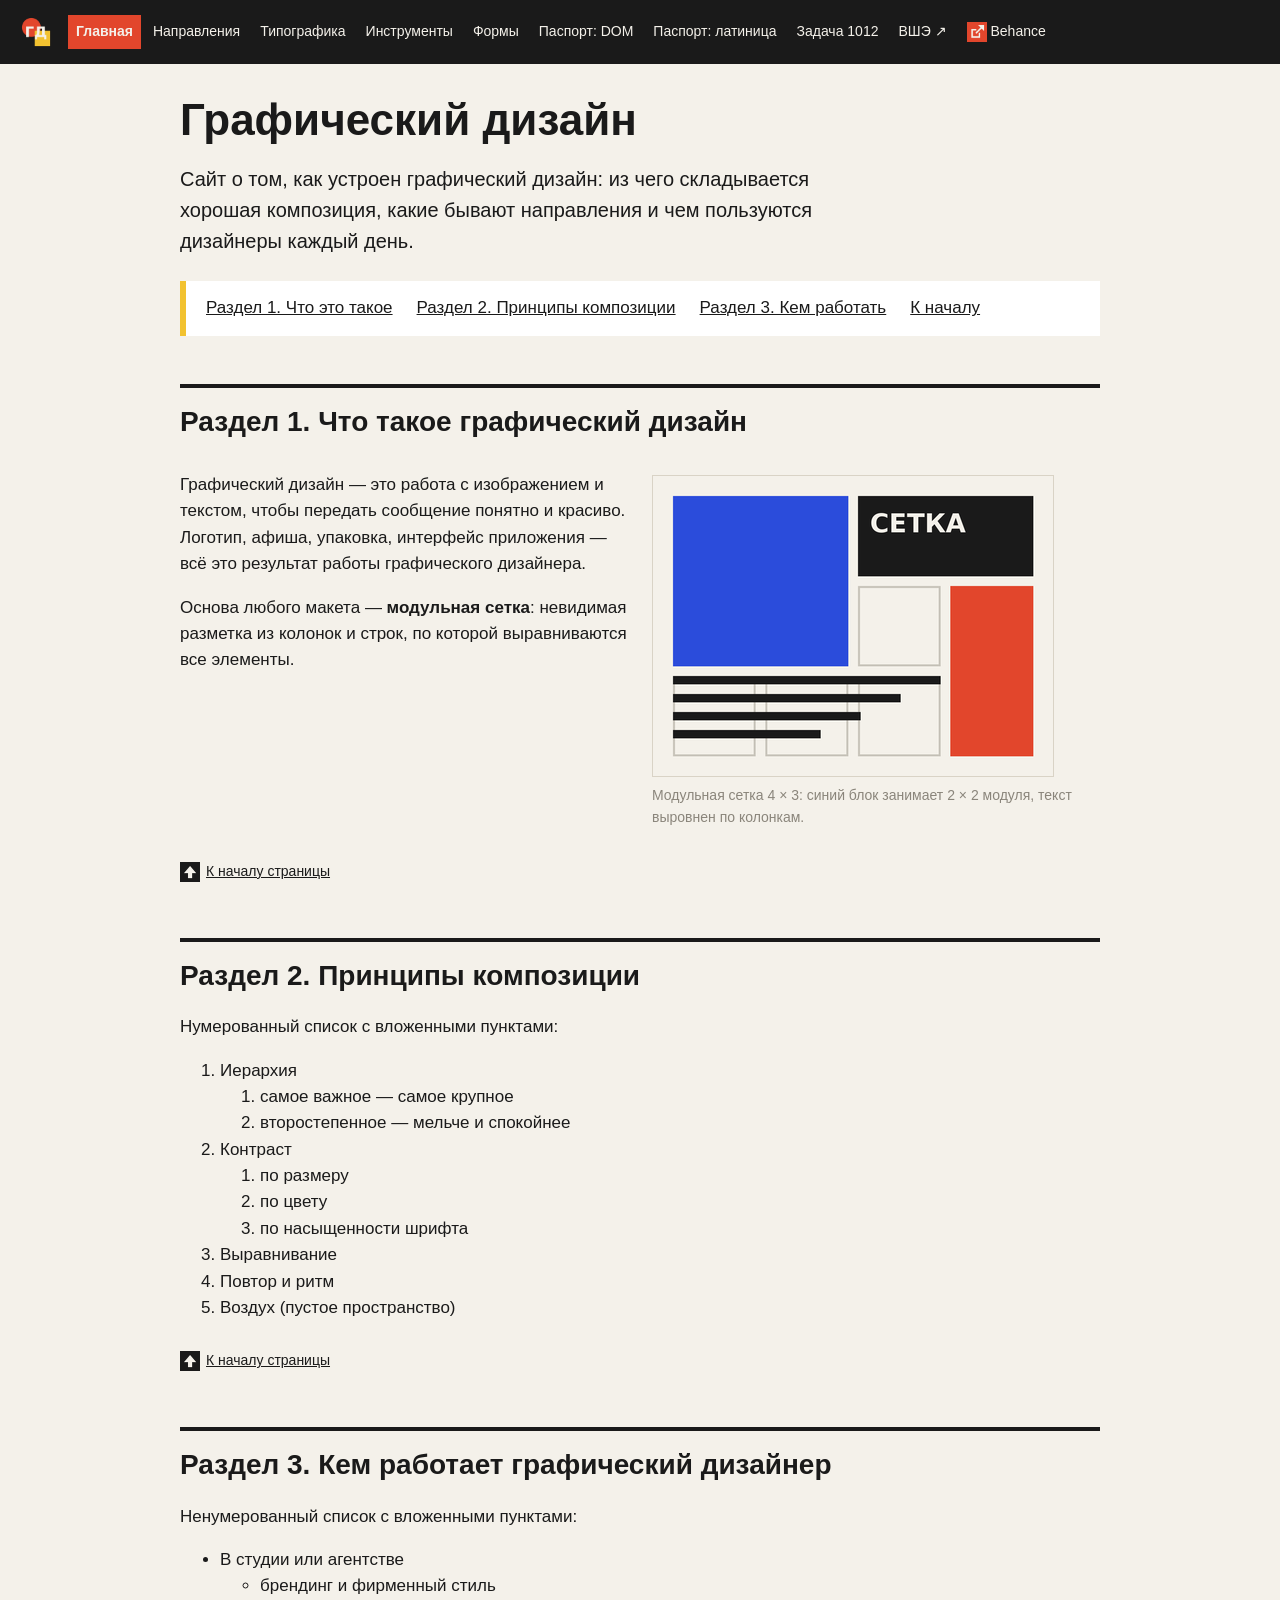
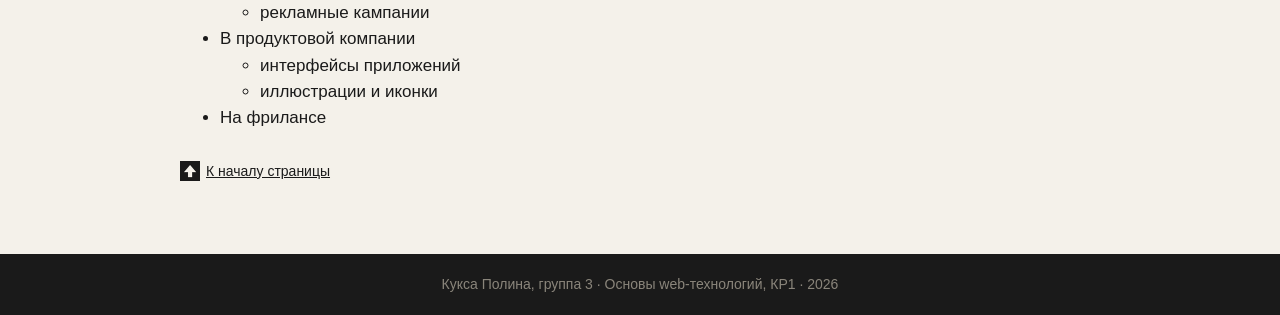
<file: index.html>
<!DOCTYPE html>
<html lang="ru">
<head>
    <meta charset="UTF-8">
    <meta name="viewport" content="width=device-width, initial-scale=1.0">
    <title>Графический дизайн — главная</title>
    <link rel="stylesheet" href="style.css">
</head>
<body>
    <a id="top"></a>
    <header class="site-header">
        <!-- Графическая ссылка на начальную страницу -->
        <a href="index.html" class="logo"><img src="images/logo.png" alt="На главную" width="40" height="40"></a>
        <nav>
            <ul class="menu">
            <li><a href="index.html" class="active">Главная</a></li>
            <li><a href="directions.html">Направления</a></li>
            <li><a href="typography.html">Типографика</a></li>
            <li><a href="tools.html#programs">Инструменты</a></li>
            <li><a href="forms.html">Формы</a></li>
            <li><a href="dom.html">Паспорт: DOM</a></li>
            <li><a href="latin.html">Паспорт: латиница</a></li>
            <li><a href="task.html">Задача 1012</a></li>
            <li><a href="https://www.hse.ru/" target="_blank">ВШЭ ↗</a></li>
            <li><a href="https://www.behance.net/" target="_blank"><img src="images/external.png" alt="Behance" width="20" height="20"> Behance</a></li>
            </ul>
        </nav>
    </header>

    <main>
        <h1>Графический дизайн</h1>
        <p class="lead">Сайт о том, как устроен графический дизайн: из чего складывается хорошая композиция, какие бывают направления и чем пользуются дизайнеры каждый день.</p>

        <!-- Навигация по закладкам внутри страницы -->
        <div class="page-nav">
            <a href="#what">Раздел 1. Что это такое</a>
            <a href="#principles">Раздел 2. Принципы композиции</a>
            <a href="#career">Раздел 3. Кем работать</a>
            <a href="#top">К началу</a>
        </div>

        <h2 id="what">Раздел 1. Что такое графический дизайн</h2>
        <div class="two-cols">
            <div>
                <p>Графический дизайн — это работа с изображением и текстом, чтобы передать сообщение понятно и красиво. Логотип, афиша, упаковка, интерфейс приложения — всё это результат работы графического дизайнера.</p>
                <p>Основа любого макета — <b>модульная сетка</b>: невидимая разметка из колонок и строк, по которой выравниваются все элементы.</p>
            </div>
            <figure>
                <img src="images/grid.png" alt="Модульная сетка" width="400" height="300">
                <figcaption>Модульная сетка 4 × 3: синий блок занимает 2 × 2 модуля, текст выровнен по колонкам.</figcaption>
            </figure>
        </div>
        <a href="#top" class="to-top"><img src="images/up.png" alt="" width="20" height="20"> К началу страницы</a>

        <h2 id="principles">Раздел 2. Принципы композиции</h2>
        <p>Нумерованный список с вложенными пунктами:</p>
        <ol>
            <li>Иерархия
                <ol>
                    <li>самое важное — самое крупное</li>
                    <li>второстепенное — мельче и спокойнее</li>
                </ol>
            </li>
            <li>Контраст
                <ol>
                    <li>по размеру</li>
                    <li>по цвету</li>
                    <li>по насыщенности шрифта</li>
                </ol>
            </li>
            <li>Выравнивание</li>
            <li>Повтор и ритм</li>
            <li>Воздух (пустое пространство)</li>
        </ol>
        <a href="#top" class="to-top"><img src="images/up.png" alt="" width="20" height="20"> К началу страницы</a>

        <h2 id="career">Раздел 3. Кем работает графический дизайнер</h2>
        <p>Ненумерованный список с вложенными пунктами:</p>
        <ul>
            <li>В студии или агентстве
                <ul>
                    <li>брендинг и фирменный стиль</li>
                    <li>рекламные кампании</li>
                </ul>
            </li>
            <li>В продуктовой компании
                <ul>
                    <li>интерфейсы приложений</li>
                    <li>иллюстрации и иконки</li>
                </ul>
            </li>
            <li>На фрилансе</li>
        </ul>
        <a href="#top" class="to-top"><img src="images/up.png" alt="" width="20" height="20"> К началу страницы</a>
    </main>

    <footer>Кукса Полина, группа 3 · Основы web-технологий, КР1 · 2026</footer>
</body>
</html>
</file>
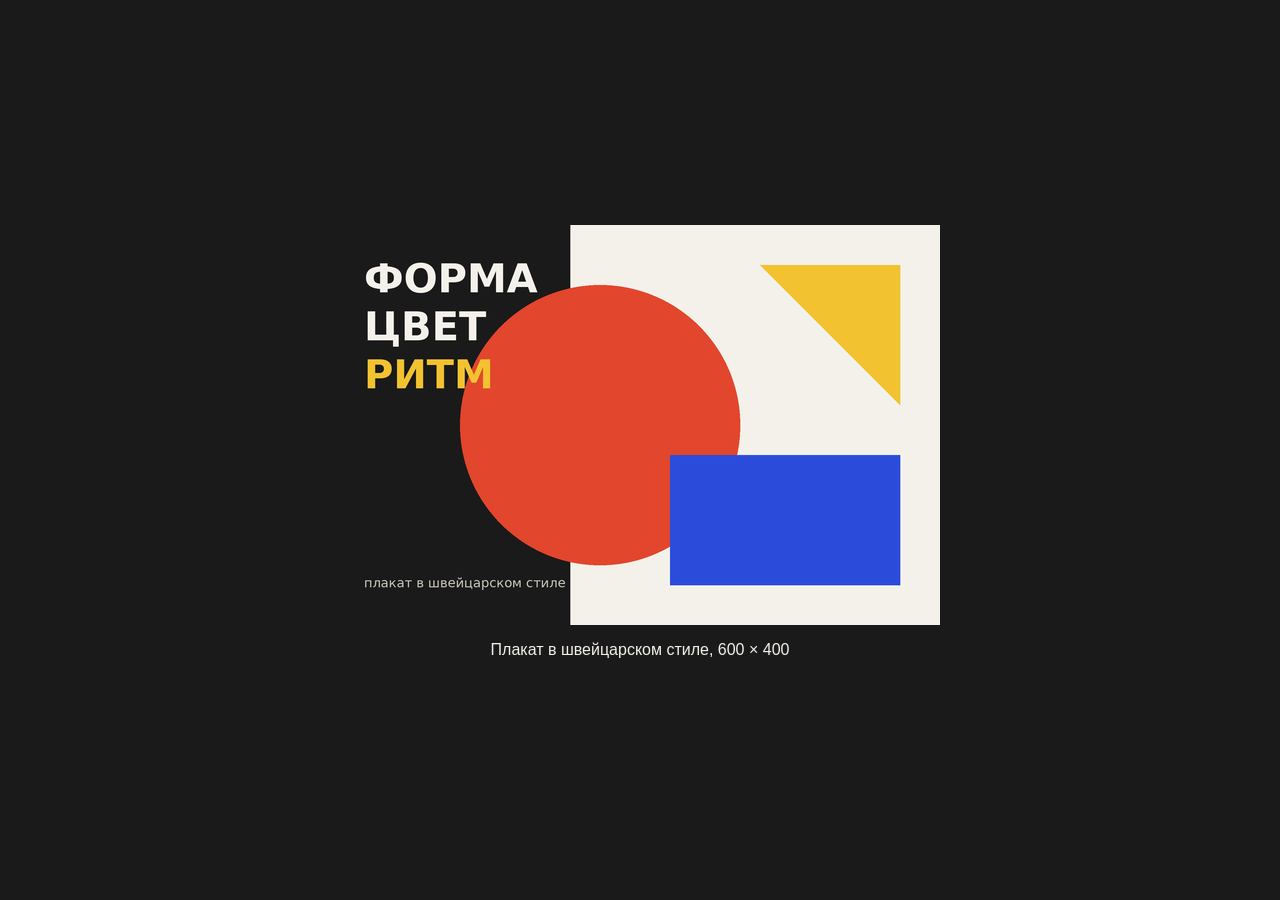
<file: big.html>
<!DOCTYPE html>
<html lang="ru">
<head>
    <meta charset="UTF-8">
    <title>Плакат — большое изображение</title>
</head>
<body style="margin: 0; background-color: #1a1a1a;">
    <!-- Картинка 600x400 по центру окна -->
    <div style="height: 100vh; display: flex; flex-direction: column; align-items: center; justify-content: center;">
        <img src="images/poster_big.png" alt="Плакат в швейцарском стиле" width="600" height="400">
        <p style="color: #f4f1ea; font-family: Arial, sans-serif;">Плакат в швейцарском стиле, 600 × 400</p>
    </div>
</body>
</html>
</file>
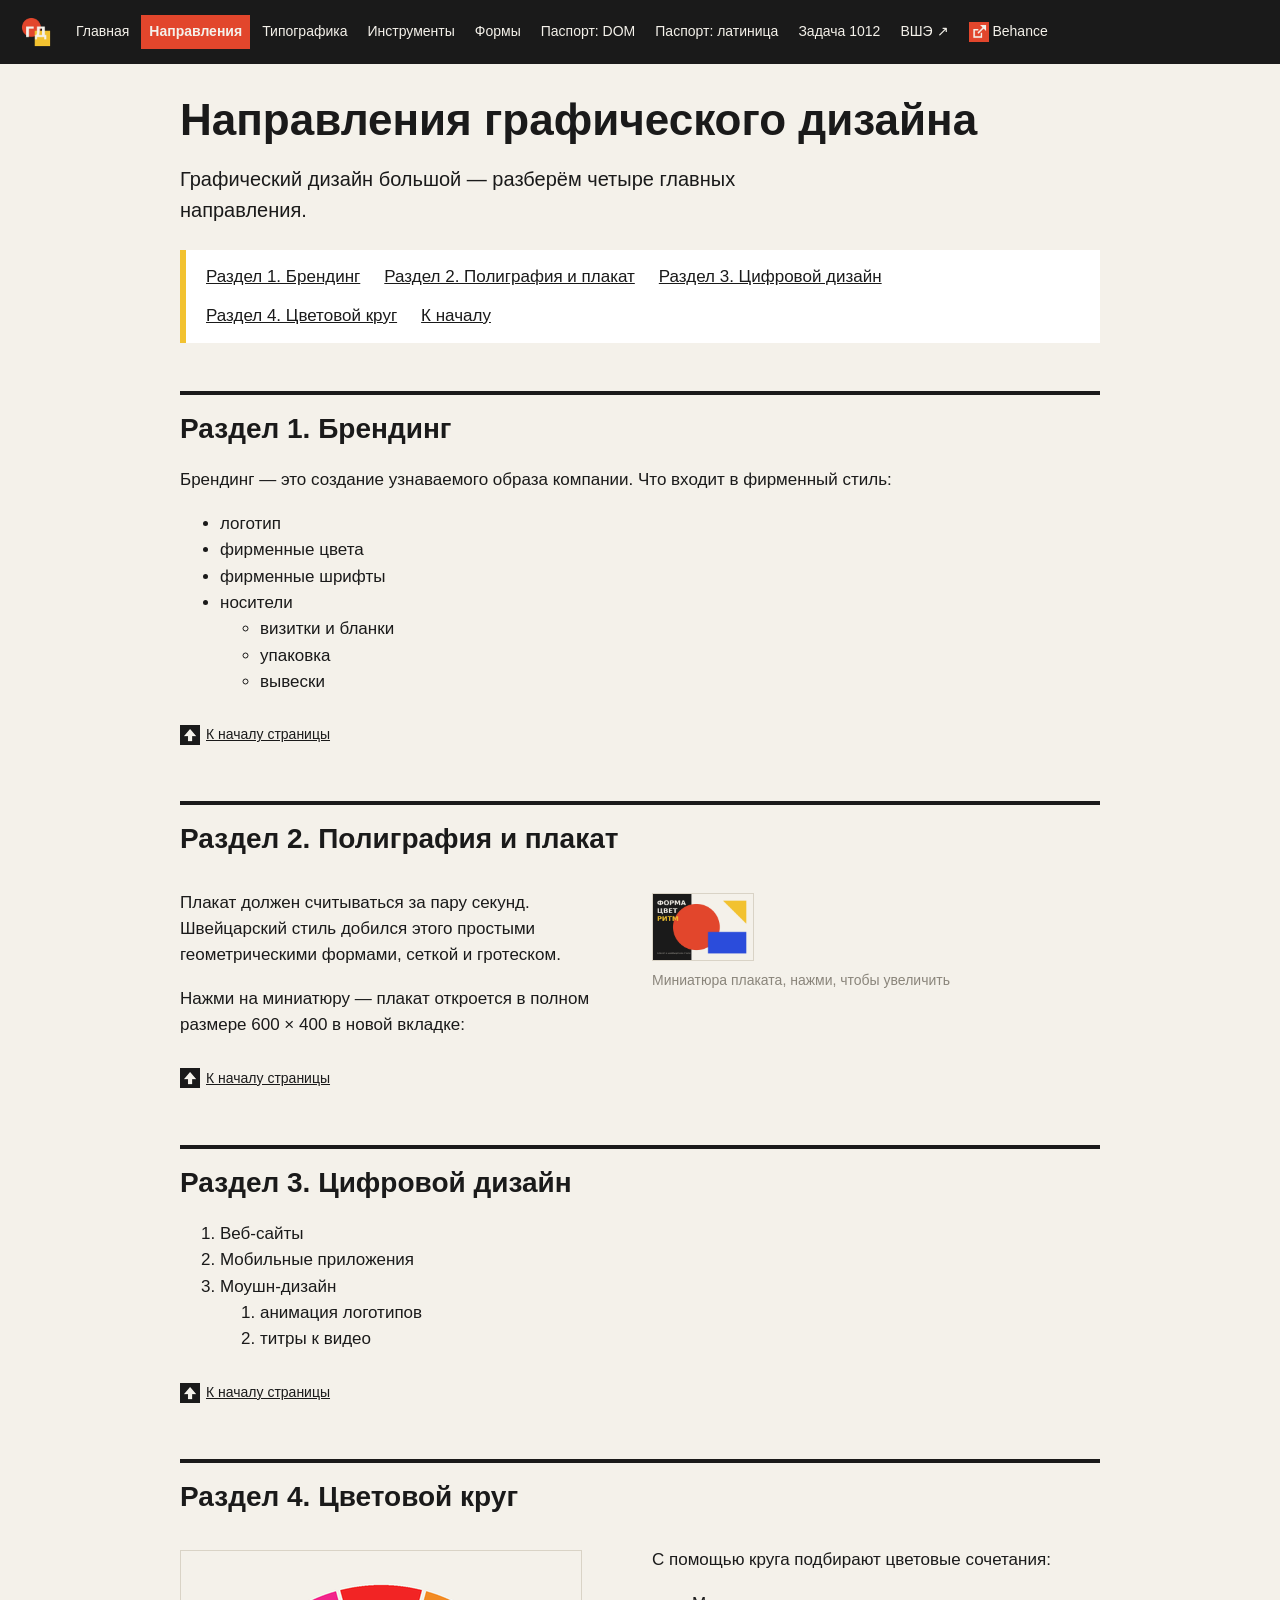
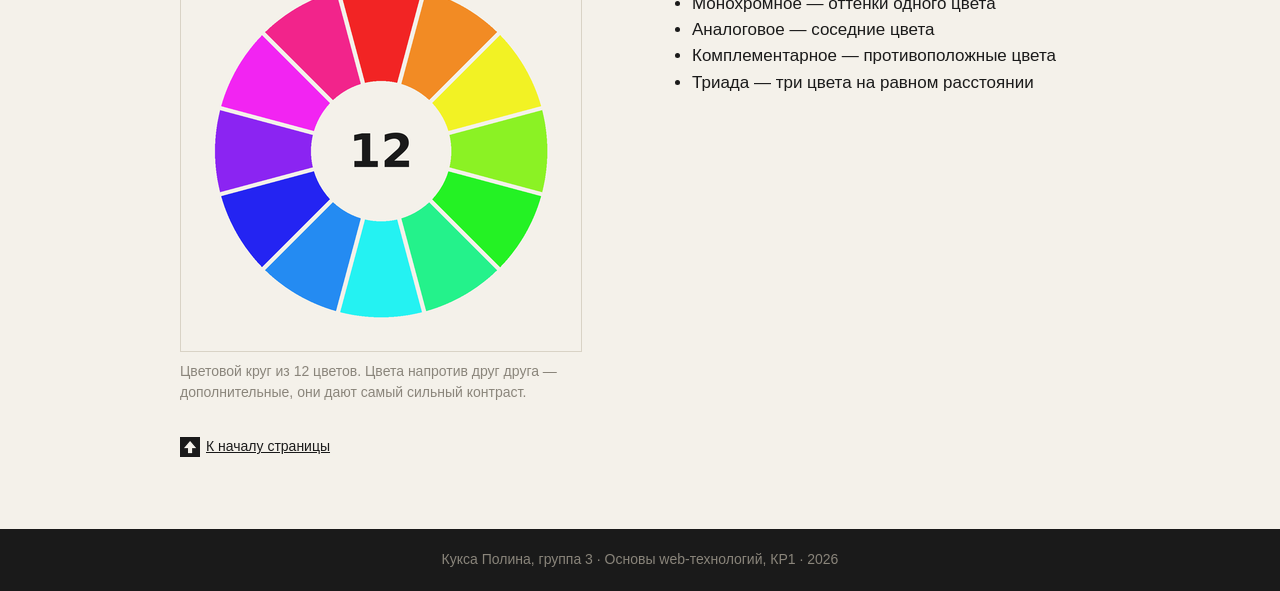
<file: directions.html>
<!DOCTYPE html>
<html lang="ru">
<head>
    <meta charset="UTF-8">
    <meta name="viewport" content="width=device-width, initial-scale=1.0">
    <title>Направления дизайна</title>
    <link rel="stylesheet" href="style.css">
</head>
<body>
    <a id="top"></a>
    <header class="site-header">
        <!-- Графическая ссылка на начальную страницу -->
        <a href="index.html" class="logo"><img src="images/logo.png" alt="На главную" width="40" height="40"></a>
        <nav>
            <ul class="menu">
            <li><a href="index.html">Главная</a></li>
            <li><a href="directions.html" class="active">Направления</a></li>
            <li><a href="typography.html">Типографика</a></li>
            <li><a href="tools.html#programs">Инструменты</a></li>
            <li><a href="forms.html">Формы</a></li>
            <li><a href="dom.html">Паспорт: DOM</a></li>
            <li><a href="latin.html">Паспорт: латиница</a></li>
            <li><a href="task.html">Задача 1012</a></li>
            <li><a href="https://www.hse.ru/" target="_blank">ВШЭ ↗</a></li>
            <li><a href="https://www.behance.net/" target="_blank"><img src="images/external.png" alt="Behance" width="20" height="20"> Behance</a></li>
            </ul>
        </nav>
    </header>

    <main>
        <h1>Направления графического дизайна</h1>
        <p class="lead">Графический дизайн большой — разберём четыре главных направления.</p>

        <div class="page-nav">
            <a href="#branding">Раздел 1. Брендинг</a>
            <a href="#print">Раздел 2. Полиграфия и плакат</a>
            <a href="#digital">Раздел 3. Цифровой дизайн</a>
            <a href="#color">Раздел 4. Цветовой круг</a>
            <a href="#top">К началу</a>
        </div>

        <h2 id="branding">Раздел 1. Брендинг</h2>
        <p>Брендинг — это создание узнаваемого образа компании. Что входит в фирменный стиль:</p>
        <ul>
            <li>логотип</li>
            <li>фирменные цвета</li>
            <li>фирменные шрифты</li>
            <li>носители
                <ul>
                    <li>визитки и бланки</li>
                    <li>упаковка</li>
                    <li>вывески</li>
                </ul>
            </li>
        </ul>
        <a href="#top" class="to-top"><img src="images/up.png" alt="" width="20" height="20"> К началу страницы</a>

        <h2 id="print">Раздел 2. Полиграфия и плакат</h2>
        <div class="two-cols">
            <div>
                <p>Плакат должен считываться за пару секунд. Швейцарский стиль добился этого простыми геометрическими формами, сеткой и гротеском.</p>
                <p>Нажми на миниатюру — плакат откроется в полном размере 600 × 400 в новой вкладке:</p>
            </div>
            <figure>
                <!-- Миниатюра шириной 100px открывает большое изображение в новой вкладке (пункт 9) -->
                <a href="big.html" target="_blank"><img src="images/poster_big.png" alt="Плакат — миниатюра" width="100"></a>
                <figcaption>Миниатюра плаката, нажми, чтобы увеличить</figcaption>
            </figure>
        </div>
        <a href="#top" class="to-top"><img src="images/up.png" alt="" width="20" height="20"> К началу страницы</a>

        <h2 id="digital">Раздел 3. Цифровой дизайн</h2>
        <ol>
            <li>Веб-сайты</li>
            <li>Мобильные приложения</li>
            <li>Моушн-дизайн
                <ol>
                    <li>анимация логотипов</li>
                    <li>титры к видео</li>
                </ol>
            </li>
        </ol>
        <a href="#top" class="to-top"><img src="images/up.png" alt="" width="20" height="20"> К началу страницы</a>

        <h2 id="color">Раздел 4. Цветовой круг</h2>
        <div class="two-cols">
            <figure>
                <img src="images/color_wheel.png" alt="Цветовой круг Иттена" width="400" height="400">
                <figcaption>Цветовой круг из 12 цветов. Цвета напротив друг друга — дополнительные, они дают самый сильный контраст.</figcaption>
            </figure>
            <div>
                <p>С помощью круга подбирают цветовые сочетания:</p>
                <ul>
                    <li>Монохромное — оттенки одного цвета</li>
                    <li>Аналоговое — соседние цвета</li>
                    <li>Комплементарное — противоположные цвета</li>
                    <li>Триада — три цвета на равном расстоянии</li>
                </ul>
            </div>
        </div>
        <a href="#top" class="to-top"><img src="images/up.png" alt="" width="20" height="20"> К началу страницы</a>
    </main>

    <footer>Кукса Полина, группа 3 · Основы web-технологий, КР1 · 2026</footer>
</body>
</html>
</file>
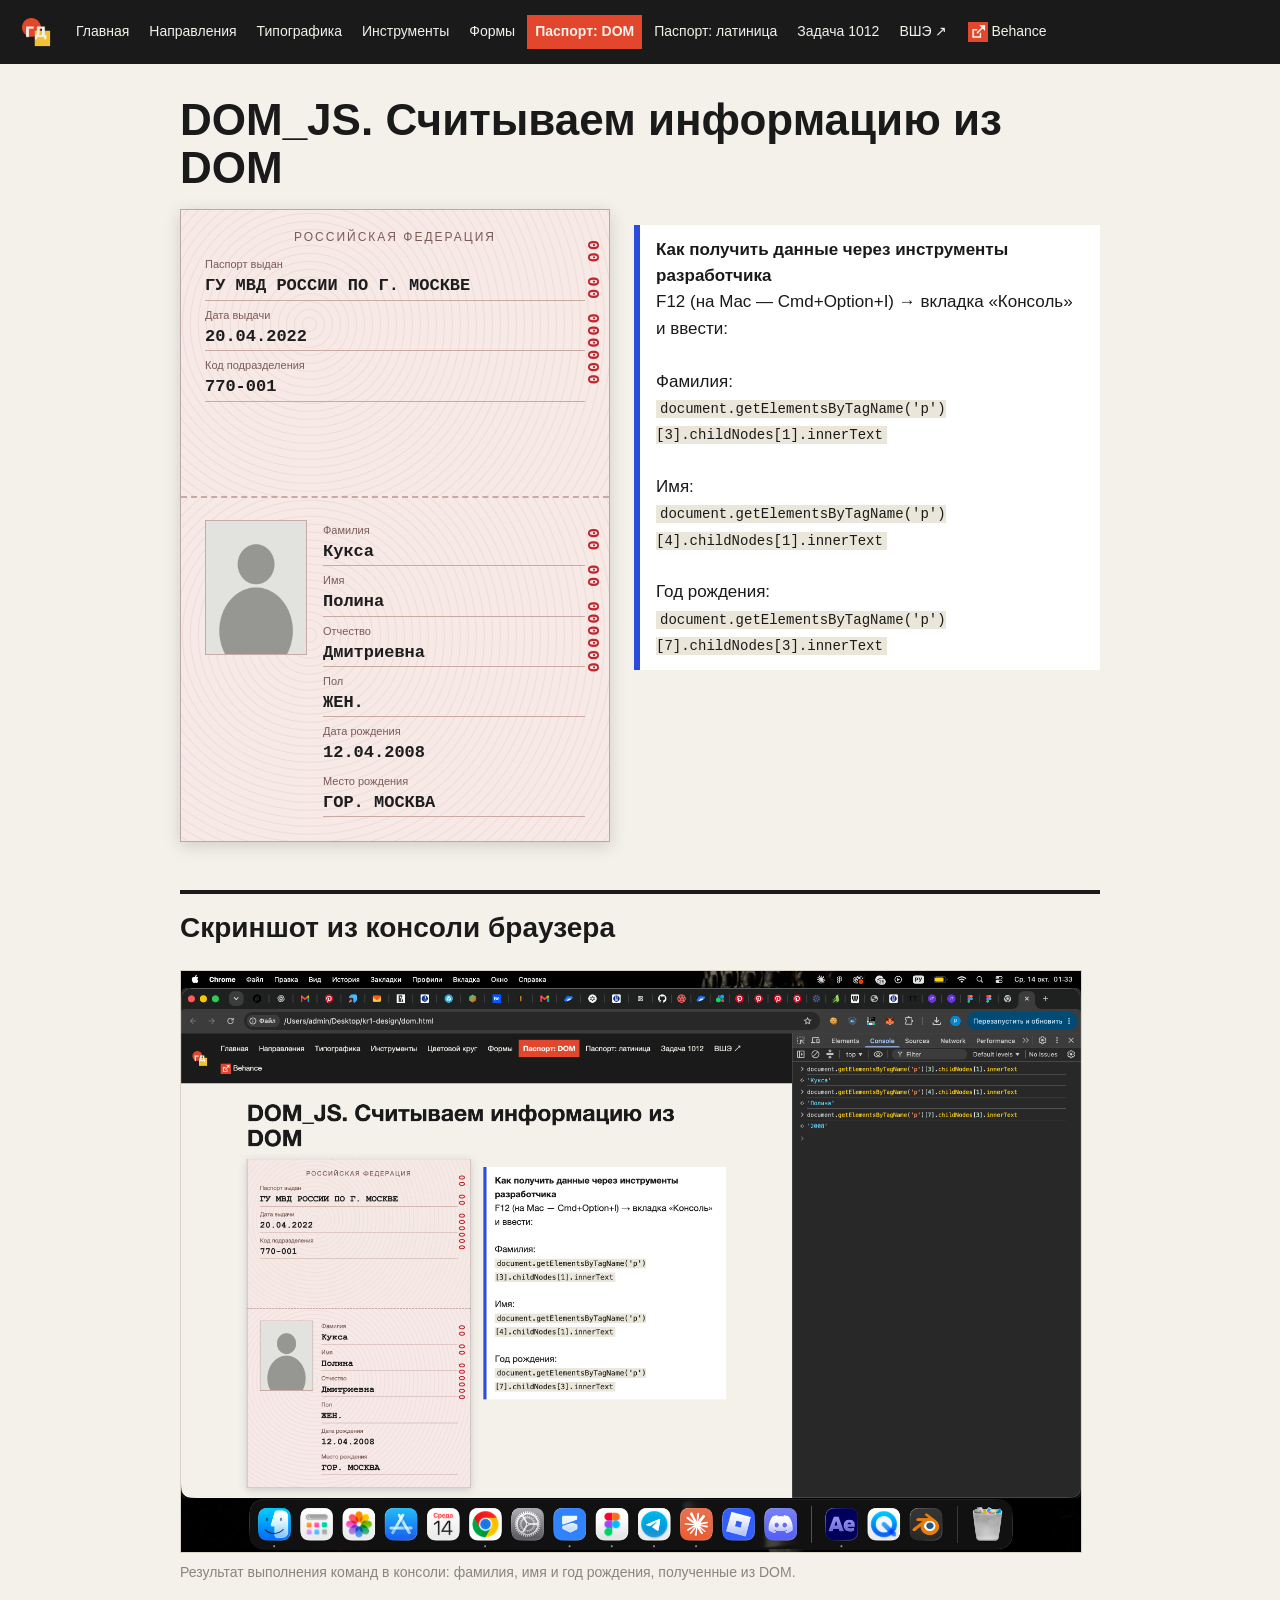
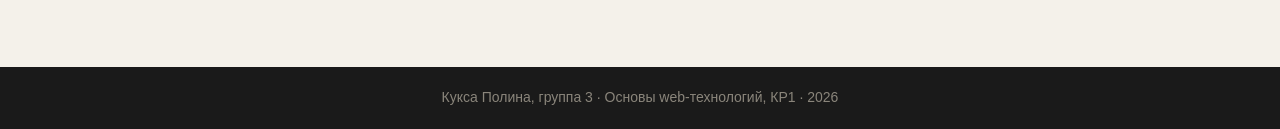
<file: dom.html>
<!DOCTYPE html>
<html lang="ru">
<head>
    <meta charset="UTF-8">
    <meta name="viewport" content="width=device-width, initial-scale=1.0">
    <title>DOM_JS. Считываем информацию из DOM</title>
    <link rel="stylesheet" href="style.css">
</head>
<body>
    <a id="top"></a>
    <header class="site-header">
        <!-- Графическая ссылка на начальную страницу -->
        <a href="index.html" class="logo"><img src="images/logo.png" alt="На главную" width="40" height="40"></a>
        <nav>
            <ul class="menu">
            <li><a href="index.html">Главная</a></li>
            <li><a href="directions.html">Направления</a></li>
            <li><a href="typography.html">Типографика</a></li>
            <li><a href="tools.html#programs">Инструменты</a></li>
            <li><a href="forms.html">Формы</a></li>
            <li><a href="dom.html" class="active">Паспорт: DOM</a></li>
            <li><a href="latin.html">Паспорт: латиница</a></li>
            <li><a href="task.html">Задача 1012</a></li>
            <li><a href="https://www.hse.ru/" target="_blank">ВШЭ ↗</a></li>
            <li><a href="https://www.behance.net/" target="_blank"><img src="images/external.png" alt="Behance" width="20" height="20"> Behance</a></li>
            </ul>
        </nav>
    </header>

    <main>
        <h1>DOM_JS. Считываем информацию из DOM</h1>
        <div class="two-cols">
        <div class="passport">
            <!-- Вторая страница паспорта: кем и когда выдан -->
            <div class="passport-page">
                <div class="passport-title">РОССИЙСКАЯ ФЕДЕРАЦИЯ</div>
                <p>Паспорт выдан<span>ГУ МВД РОССИИ ПО Г. МОСКВЕ</span></p>
                <p>Дата выдачи<span>20.04.2022</span></p>
                <p>Код подразделения<span>770-001</span></p>
                <div class="passport-number">00 00 000000</div>
            </div>
            <!-- Третья страница паспорта: личные данные -->
            <div class="passport-page">
                <img class="passport-photo" src="images/photo.png" alt="Фото" width="100" height="133">
                <div class="passport-fields">
                    <p>Фамилия<span>Кукса</span></p>
                    <p>Имя<span>Полина</span></p>
                    <p>Отчество<span>Дмитриевна</span></p>
                    <p>Пол<span>ЖЕН.</span></p>
                    <p class="birth">Дата рождения<br><span>12.04.</span><span>2008</span></p>
                    <p>Место рождения<span>ГОР. МОСКВА</span></p>
                </div>
                <div class="passport-number">00 00 000000</div>
            </div>
        </div>
            <div class="note">
                <b>Как получить данные через инструменты разработчика</b><br>
                F12 (на Mac — Cmd+Option+I) → вкладка «Консоль» и ввести:<br><br>
                Фамилия:<br><code>document.getElementsByTagName('p')[3].childNodes[1].innerText</code><br><br>
                Имя:<br><code>document.getElementsByTagName('p')[4].childNodes[1].innerText</code><br><br>
                Год рождения:<br><code>document.getElementsByTagName('p')[7].childNodes[3].innerText</code>
            </div>
        </div>

        <h2>Скриншот из консоли браузера</h2>
        <figure>
            <img src="images/dom_screenshot.png" alt="Скриншот консоли с результатами" width="900">
            <figcaption>Результат выполнения команд в консоли: фамилия, имя и год рождения, полученные из DOM.</figcaption>
        </figure>
    </main>

    <footer>Кукса Полина, группа 3 · Основы web-технологий, КР1 · 2026</footer>
</body>
</html>
</file>
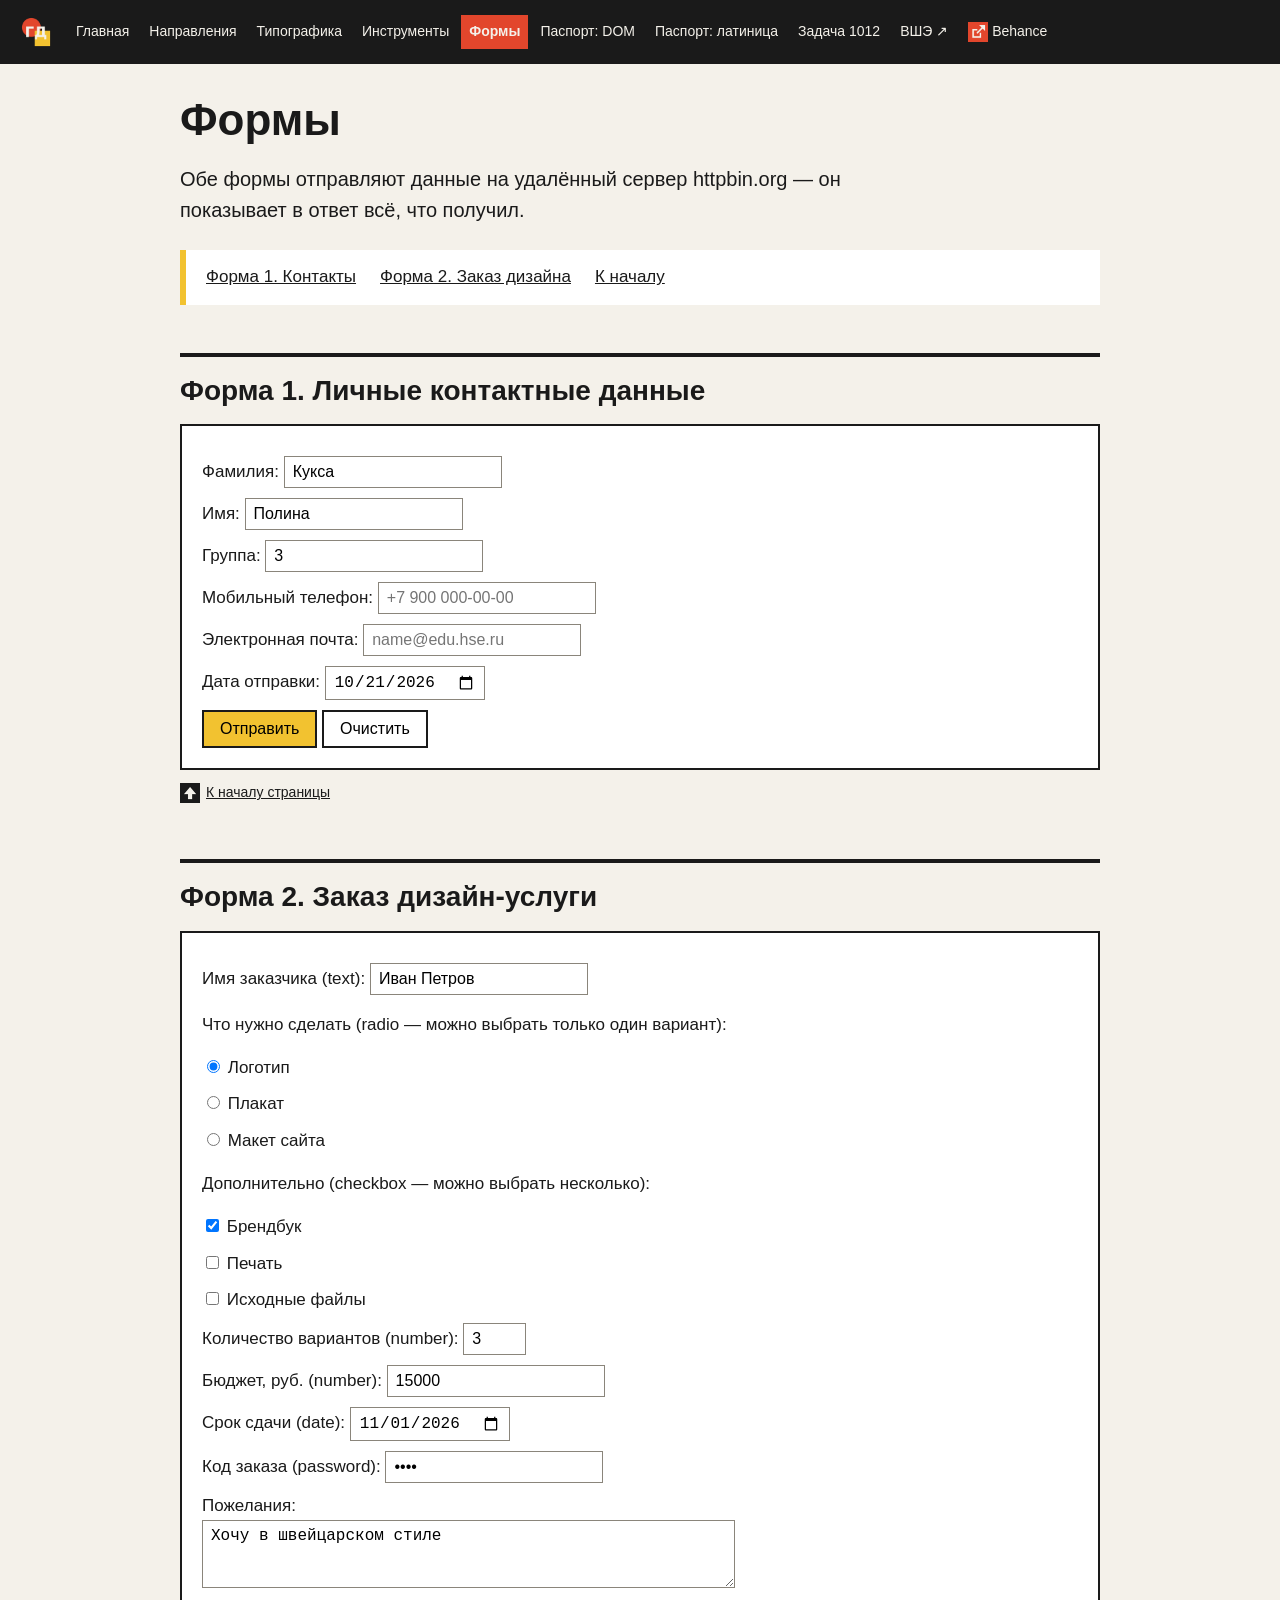
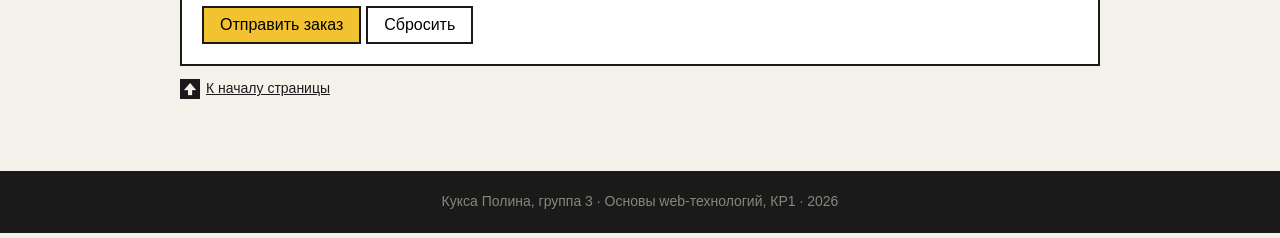
<file: forms.html>
<!DOCTYPE html>
<html lang="ru">
<head>
    <meta charset="UTF-8">
    <meta name="viewport" content="width=device-width, initial-scale=1.0">
    <title>Формы: контакты и заказ</title>
    <link rel="stylesheet" href="style.css">
</head>
<body>
    <a id="top"></a>
    <header class="site-header">
        <!-- Графическая ссылка на начальную страницу -->
        <a href="index.html" class="logo"><img src="images/logo.png" alt="На главную" width="40" height="40"></a>
        <nav>
            <ul class="menu">
            <li><a href="index.html">Главная</a></li>
            <li><a href="directions.html">Направления</a></li>
            <li><a href="typography.html">Типографика</a></li>
            <li><a href="tools.html#programs">Инструменты</a></li>
            <li><a href="forms.html" class="active">Формы</a></li>
            <li><a href="dom.html">Паспорт: DOM</a></li>
            <li><a href="latin.html">Паспорт: латиница</a></li>
            <li><a href="task.html">Задача 1012</a></li>
            <li><a href="https://www.hse.ru/" target="_blank">ВШЭ ↗</a></li>
            <li><a href="https://www.behance.net/" target="_blank"><img src="images/external.png" alt="Behance" width="20" height="20"> Behance</a></li>
            </ul>
        </nav>
    </header>

    <main>
        <h1>Формы</h1>
        <p class="lead">Обе формы отправляют данные на удалённый сервер httpbin.org — он показывает в ответ всё, что получил.</p>

        <div class="page-nav">
            <a href="#contacts">Форма 1. Контакты</a>
            <a href="#order">Форма 2. Заказ дизайна</a>
            <a href="#top">К началу</a>
        </div>

        <h2 id="contacts">Форма 1. Личные контактные данные</h2>
        <form action="https://httpbin.org/get" method="get" target="_blank" id="contactForm">
            <label>Фамилия: <input type="text" name="last_name" value="Кукса"></label>
            <label>Имя: <input type="text" name="first_name" value="Полина"></label>
            <label>Группа: <input type="text" name="group" value="3"></label>
            <label>Мобильный телефон: <input type="tel" name="phone" placeholder="+7 900 000-00-00"></label>
            <label>Электронная почта: <input type="email" name="email" placeholder="name@edu.hse.ru"></label>
            <label>Дата отправки: <input type="date" name="send_date" value="2026-10-21"></label>
            <input type="submit" value="Отправить">
            <input type="reset" value="Очистить">
        </form>
        <a href="#top" class="to-top"><img src="images/up.png" alt="" width="20" height="20"> К началу страницы</a>

        <h2 id="order">Форма 2. Заказ дизайн-услуги</h2>
        <form action="https://httpbin.org/get" method="get" target="_blank" id="orderForm">
            <!-- hidden: скрытое поле, пользователь его не видит, но оно уходит на сервер -->
            <input type="hidden" name="form_type" value="design_order">

            <label>Имя заказчика (text): <input type="text" name="client_name" value="Иван Петров"></label>

            <p>Что нужно сделать (radio — можно выбрать только один вариант):</p>
            <label><input type="radio" name="service" value="logo" checked> Логотип</label>
            <label><input type="radio" name="service" value="poster"> Плакат</label>
            <label><input type="radio" name="service" value="website"> Макет сайта</label>

            <p>Дополнительно (checkbox — можно выбрать несколько):</p>
            <label><input type="checkbox" name="extras" value="brandbook" checked> Брендбук</label>
            <label><input type="checkbox" name="extras" value="print"> Печать</label>
            <label><input type="checkbox" name="extras" value="sources"> Исходные файлы</label>

            <label>Количество вариантов (number): <input type="number" name="variants" value="3" min="1" max="10"></label>
            <label>Бюджет, руб. (number): <input type="number" name="budget" value="15000" min="0" step="500"></label>
            <label>Срок сдачи (date): <input type="date" name="deadline" value="2026-11-01"></label>
            <label>Код заказа (password): <input type="password" name="order_code" value="1234"></label>
            <label>Пожелания:<br><textarea name="comment" cols="50" rows="3">Хочу в швейцарском стиле</textarea></label>

            <input type="submit" value="Отправить заказ">
            <input type="reset" value="Сбросить">
        </form>
        <a href="#top" class="to-top"><img src="images/up.png" alt="" width="20" height="20"> К началу страницы</a>
    </main>

    <footer>Кукса Полина, группа 3 · Основы web-технологий, КР1 · 2026</footer>
</body>
</html>
</file>
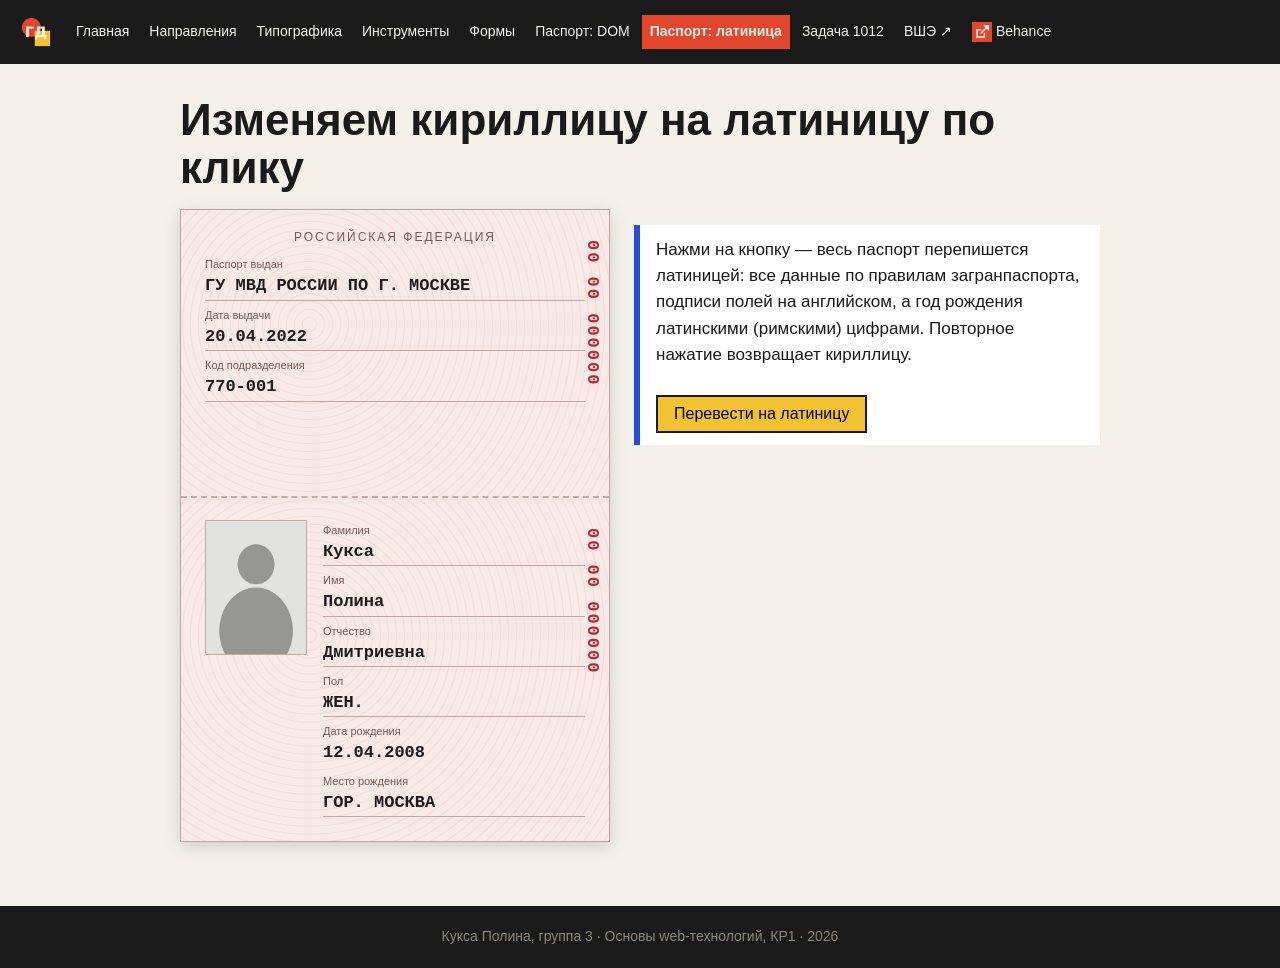
<file: latin.html>
<!DOCTYPE html>
<html lang="ru">
<head>
    <meta charset="UTF-8">
    <meta name="viewport" content="width=device-width, initial-scale=1.0">
    <title>Изменяем кириллицу на латиницу по клику</title>
    <link rel="stylesheet" href="style.css">
</head>
<body>
    <a id="top"></a>
    <header class="site-header">
        <!-- Графическая ссылка на начальную страницу -->
        <a href="index.html" class="logo"><img src="images/logo.png" alt="На главную" width="40" height="40"></a>
        <nav>
            <ul class="menu">
            <li><a href="index.html">Главная</a></li>
            <li><a href="directions.html">Направления</a></li>
            <li><a href="typography.html">Типографика</a></li>
            <li><a href="tools.html#programs">Инструменты</a></li>
            <li><a href="forms.html">Формы</a></li>
            <li><a href="dom.html">Паспорт: DOM</a></li>
            <li><a href="latin.html" class="active">Паспорт: латиница</a></li>
            <li><a href="task.html">Задача 1012</a></li>
            <li><a href="https://www.hse.ru/" target="_blank">ВШЭ ↗</a></li>
            <li><a href="https://www.behance.net/" target="_blank"><img src="images/external.png" alt="Behance" width="20" height="20"> Behance</a></li>
            </ul>
        </nav>
    </header>

    <main>
        <h1>Изменяем кириллицу на латиницу по клику</h1>
        <div class="two-cols">
        <div class="passport">
            <!-- Вторая страница паспорта: кем и когда выдан -->
            <div class="passport-page">
                <div class="passport-title">РОССИЙСКАЯ ФЕДЕРАЦИЯ</div>
                <p>Паспорт выдан<span>ГУ МВД РОССИИ ПО Г. МОСКВЕ</span></p>
                <p>Дата выдачи<span>20.04.2022</span></p>
                <p>Код подразделения<span>770-001</span></p>
                <div class="passport-number">00 00 000000</div>
            </div>
            <!-- Третья страница паспорта: личные данные -->
            <div class="passport-page">
                <img class="passport-photo" src="images/photo.png" alt="Фото" width="100" height="133">
                <div class="passport-fields">
                    <p>Фамилия<span id="surname">Кукса</span></p>
                    <p>Имя<span id="name">Полина</span></p>
                    <p>Отчество<span>Дмитриевна</span></p>
                    <p>Пол<span>ЖЕН.</span></p>
                    <p class="birth">Дата рождения<br><span>12.04.</span><span id="year">2008</span></p>
                    <p>Место рождения<span>ГОР. МОСКВА</span></p>
                </div>
                <div class="passport-number">00 00 000000</div>
            </div>
        </div>
            <div class="note">
                Нажми на кнопку — весь паспорт перепишется латиницей: все данные по правилам загранпаспорта, подписи полей на английском, а год рождения латинскими (римскими) цифрами. Повторное нажатие возвращает кириллицу.<br><br>
                <button id="change" type="button">Перевести на латиницу</button>
            </div>
        </div>
    </main>

    <footer>Кукса Полина, группа 3 · Основы web-технологий, КР1 · 2026</footer>
    <script src="scripts/latin.js"></script>
</body>
</html>
</file>
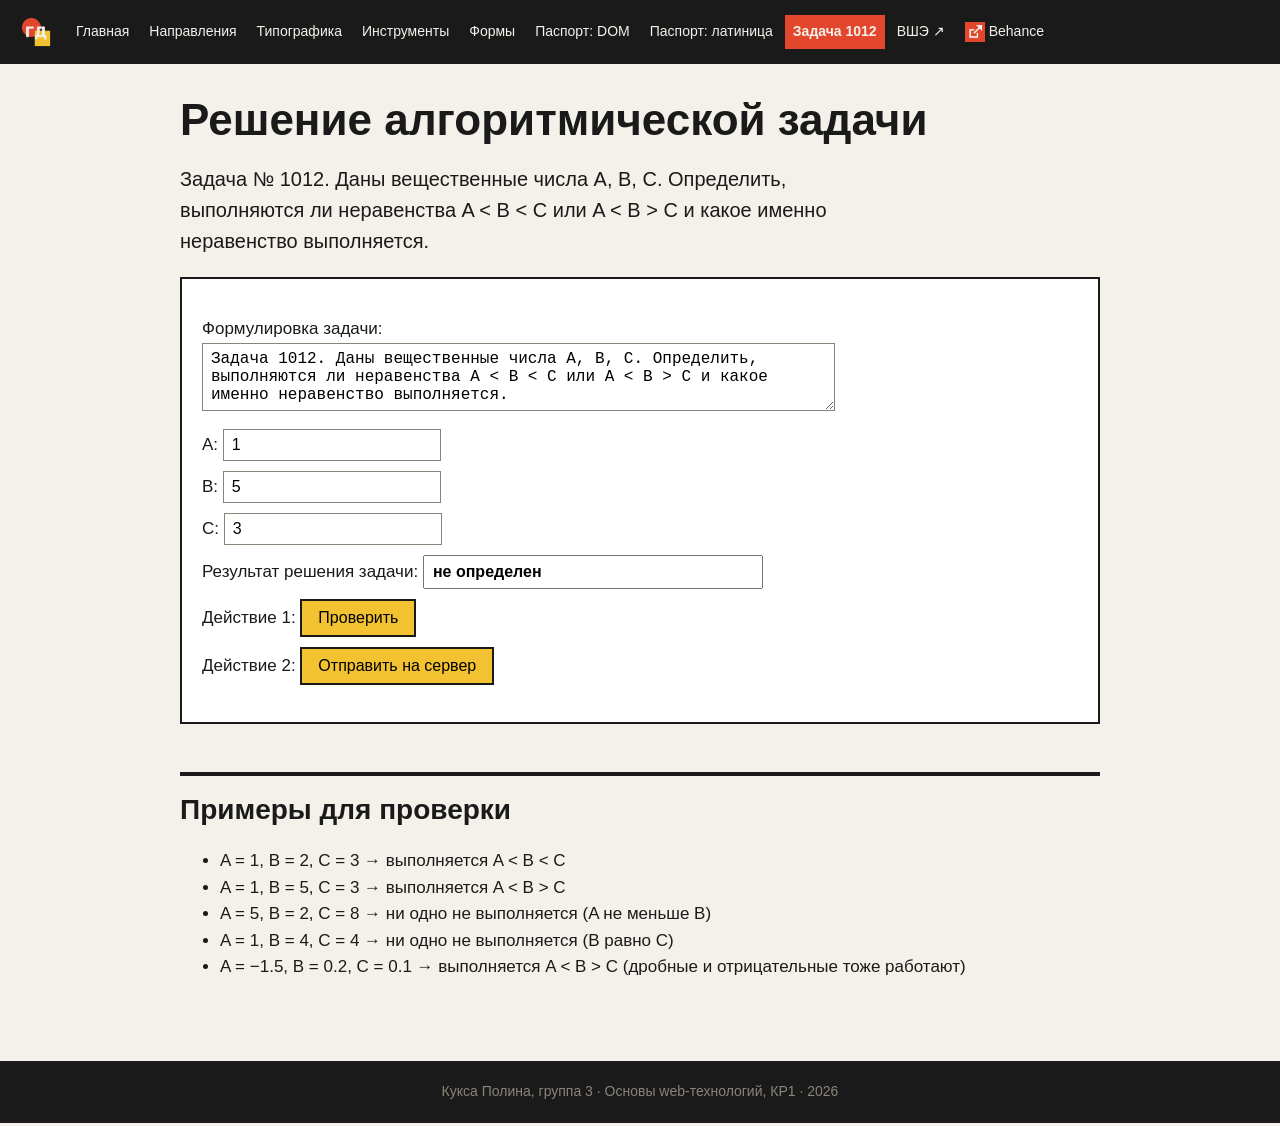
<file: task.html>
<!DOCTYPE html>
<html lang="ru">
<head>
    <meta charset="UTF-8">
    <meta name="viewport" content="width=device-width, initial-scale=1.0">
    <title>Решение алгоритмической задачи</title>
    <link rel="stylesheet" href="style.css">
</head>
<body>
    <a id="top"></a>
    <header class="site-header">
        <!-- Графическая ссылка на начальную страницу -->
        <a href="index.html" class="logo"><img src="images/logo.png" alt="На главную" width="40" height="40"></a>
        <nav>
            <ul class="menu">
            <li><a href="index.html">Главная</a></li>
            <li><a href="directions.html">Направления</a></li>
            <li><a href="typography.html">Типографика</a></li>
            <li><a href="tools.html#programs">Инструменты</a></li>
            <li><a href="forms.html">Формы</a></li>
            <li><a href="dom.html">Паспорт: DOM</a></li>
            <li><a href="latin.html">Паспорт: латиница</a></li>
            <li><a href="task.html" class="active">Задача 1012</a></li>
            <li><a href="https://www.hse.ru/" target="_blank">ВШЭ ↗</a></li>
            <li><a href="https://www.behance.net/" target="_blank"><img src="images/external.png" alt="Behance" width="20" height="20"> Behance</a></li>
            </ul>
        </nav>
    </header>

    <main>
        <h1>Решение алгоритмической задачи</h1>
        <p class="lead">Задача № 1012. Даны вещественные числа A, B, C. Определить, выполняются ли неравенства A &lt; B &lt; C или A &lt; B &gt; C и какое именно неравенство выполняется.</p>

        <form action="https://httpbin.org/get" method="get" target="_blank" id="UserEnter" class="task-form">
            <ul>
                <li>Формулировка задачи:<br>
                    <textarea id="task" name="formulation" cols="60" rows="3">Задача 1012. Даны вещественные числа A, B, C. Определить, выполняются ли неравенства A < B < C или A < B > C и какое именно неравенство выполняется.</textarea></li>
                <li>A: <input id="a" name="a" type="number" step="any" value="1"></li>
                <li>B: <input id="b" name="b" type="number" step="any" value="5"></li>
                <li>C: <input id="c" name="c" type="number" step="any" value="3"></li>
                <li>Результат решения задачи: <input id="result" name="result" value="не определен" readonly></li>
                <li>Действие 1: <input id="verify" type="button" value="Проверить"></li>
                <li>Действие 2: <input id="send" type="button" value="Отправить на сервер"></li>
            </ul>
        </form>

        <h2>Примеры для проверки</h2>
        <ul>
            <li>A = 1, B = 2, C = 3 → выполняется A &lt; B &lt; C</li>
            <li>A = 1, B = 5, C = 3 → выполняется A &lt; B &gt; C</li>
            <li>A = 5, B = 2, C = 8 → ни одно не выполняется (A не меньше B)</li>
            <li>A = 1, B = 4, C = 4 → ни одно не выполняется (B равно C)</li>
            <li>A = −1.5, B = 0.2, C = 0.1 → выполняется A &lt; B &gt; C (дробные и отрицательные тоже работают)</li>
        </ul>
    </main>

    <footer>Кукса Полина, группа 3 · Основы web-технологий, КР1 · 2026</footer>
    <script src="scripts/task.js"></script>
</body>
</html>
</file>
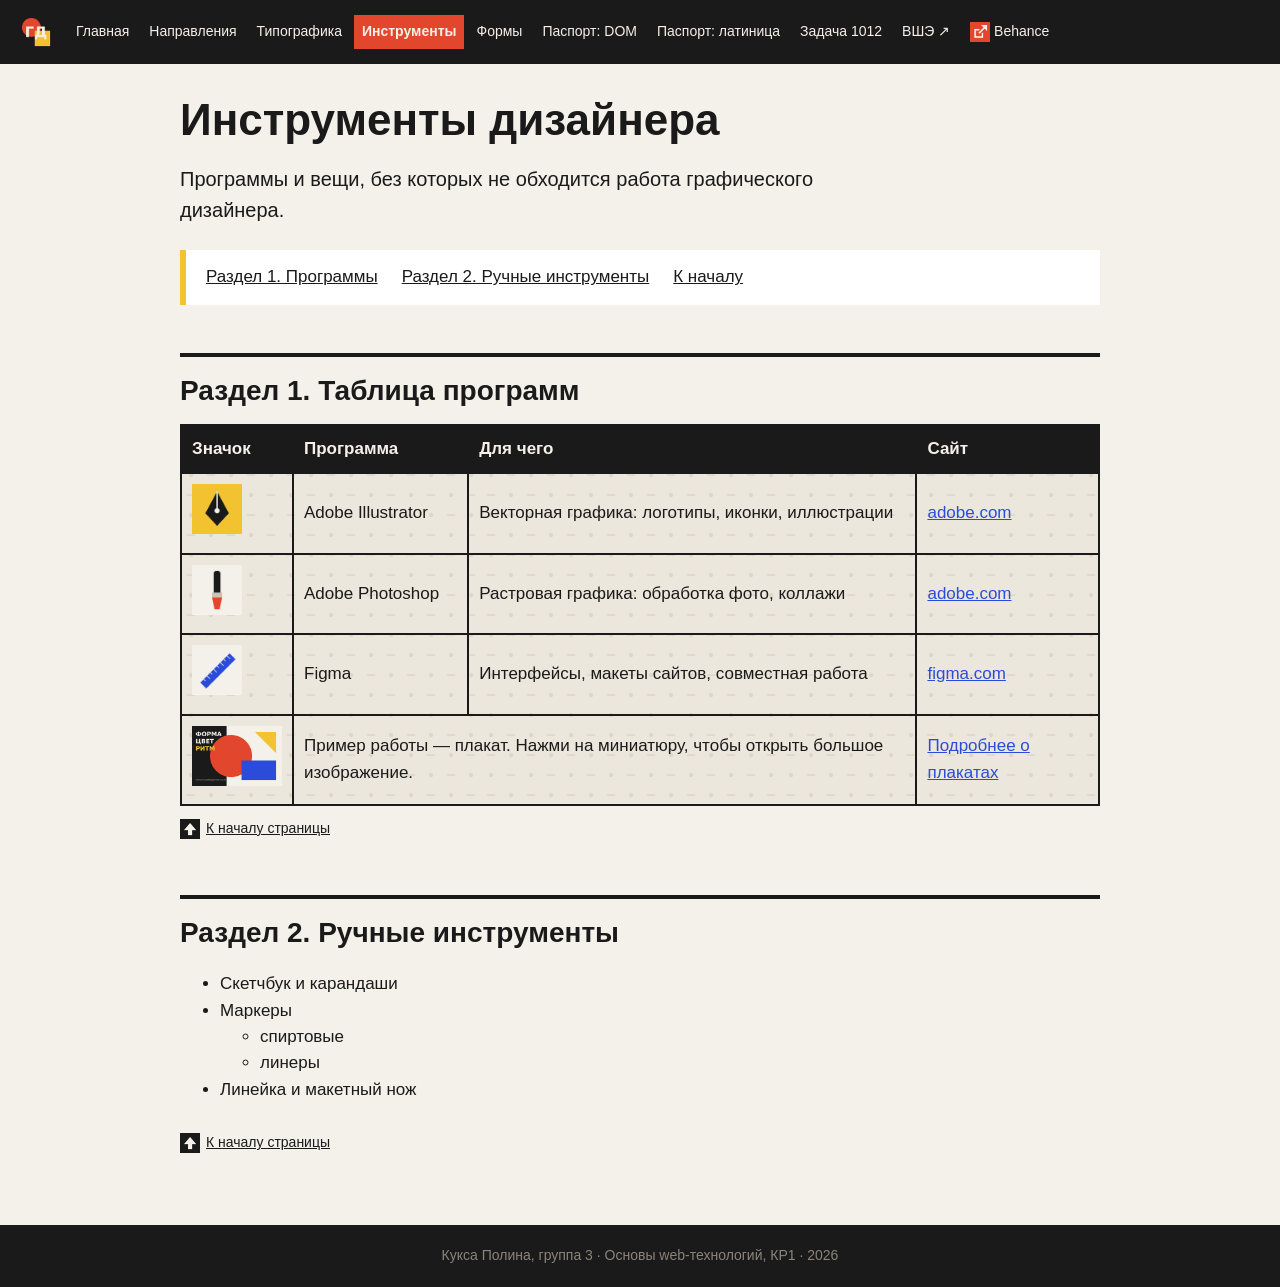
<file: tools.html>
<!DOCTYPE html>
<html lang="ru">
<head>
    <meta charset="UTF-8">
    <meta name="viewport" content="width=device-width, initial-scale=1.0">
    <title>Инструменты дизайнера</title>
    <link rel="stylesheet" href="style.css">
</head>
<body>
    <a id="top"></a>
    <header class="site-header">
        <!-- Графическая ссылка на начальную страницу -->
        <a href="index.html" class="logo"><img src="images/logo.png" alt="На главную" width="40" height="40"></a>
        <nav>
            <ul class="menu">
            <li><a href="index.html">Главная</a></li>
            <li><a href="directions.html">Направления</a></li>
            <li><a href="typography.html">Типографика</a></li>
            <li><a href="tools.html#programs" class="active">Инструменты</a></li>
            <li><a href="forms.html">Формы</a></li>
            <li><a href="dom.html">Паспорт: DOM</a></li>
            <li><a href="latin.html">Паспорт: латиница</a></li>
            <li><a href="task.html">Задача 1012</a></li>
            <li><a href="https://www.hse.ru/" target="_blank">ВШЭ ↗</a></li>
            <li><a href="https://www.behance.net/" target="_blank"><img src="images/external.png" alt="Behance" width="20" height="20"> Behance</a></li>
            </ul>
        </nav>
    </header>

    <main>
        <h1>Инструменты дизайнера</h1>
        <p class="lead">Программы и вещи, без которых не обходится работа графического дизайнера.</p>

        <div class="page-nav">
            <a href="#programs">Раздел 1. Программы</a>
            <a href="#analog">Раздел 2. Ручные инструменты</a>
            <a href="#top">К началу</a>
        </div>

        <h2 id="programs">Раздел 1. Таблица программ</h2>
        <!-- Таблица: фон всей таблицы — картинка (в style.css), картинки в ячейках, гиперссылки -->
        <table class="tools-table">
            <tr>
                <th>Значок</th>
                <th>Программа</th>
                <th>Для чего</th>
                <th>Сайт</th>
            </tr>
            <tr>
                <td><img src="images/tool_pen.png" alt="Перо" width="50" height="50"></td>
                <td>Adobe Illustrator</td>
                <td>Векторная графика: логотипы, иконки, иллюстрации</td>
                <td><a href="https://www.adobe.com/products/illustrator.html" target="_blank">adobe.com</a></td>
            </tr>
            <tr>
                <td><img src="images/tool_brush.png" alt="Кисть" width="50" height="50"></td>
                <td>Adobe Photoshop</td>
                <td>Растровая графика: обработка фото, коллажи</td>
                <td><a href="https://www.adobe.com/products/photoshop.html" target="_blank">adobe.com</a></td>
            </tr>
            <tr>
                <td><img src="images/tool_ruler.png" alt="Линейка" width="50" height="50"></td>
                <td>Figma</td>
                <td>Интерфейсы, макеты сайтов, совместная работа</td>
                <td><a href="https://www.figma.com/" target="_blank">figma.com</a></td>
            </tr>
            <tr>
                <td><a href="big.html" target="_blank"><img src="images/poster_big.png" alt="Плакат" width="90"></a></td>
                <td colspan="2">Пример работы — плакат. Нажми на миниатюру, чтобы открыть большое изображение.</td>
                <td><a href="directions.html#print">Подробнее о плакатах</a></td>
            </tr>
        </table>
        <a href="#top" class="to-top"><img src="images/up.png" alt="" width="20" height="20"> К началу страницы</a>

        <h2 id="analog">Раздел 2. Ручные инструменты</h2>
        <ul>
            <li>Скетчбук и карандаши</li>
            <li>Маркеры
                <ul>
                    <li>спиртовые</li>
                    <li>линеры</li>
                </ul>
            </li>
            <li>Линейка и макетный нож</li>
        </ul>
        <a href="#top" class="to-top"><img src="images/up.png" alt="" width="20" height="20"> К началу страницы</a>
    </main>

    <footer>Кукса Полина, группа 3 · Основы web-технологий, КР1 · 2026</footer>
</body>
</html>
</file>
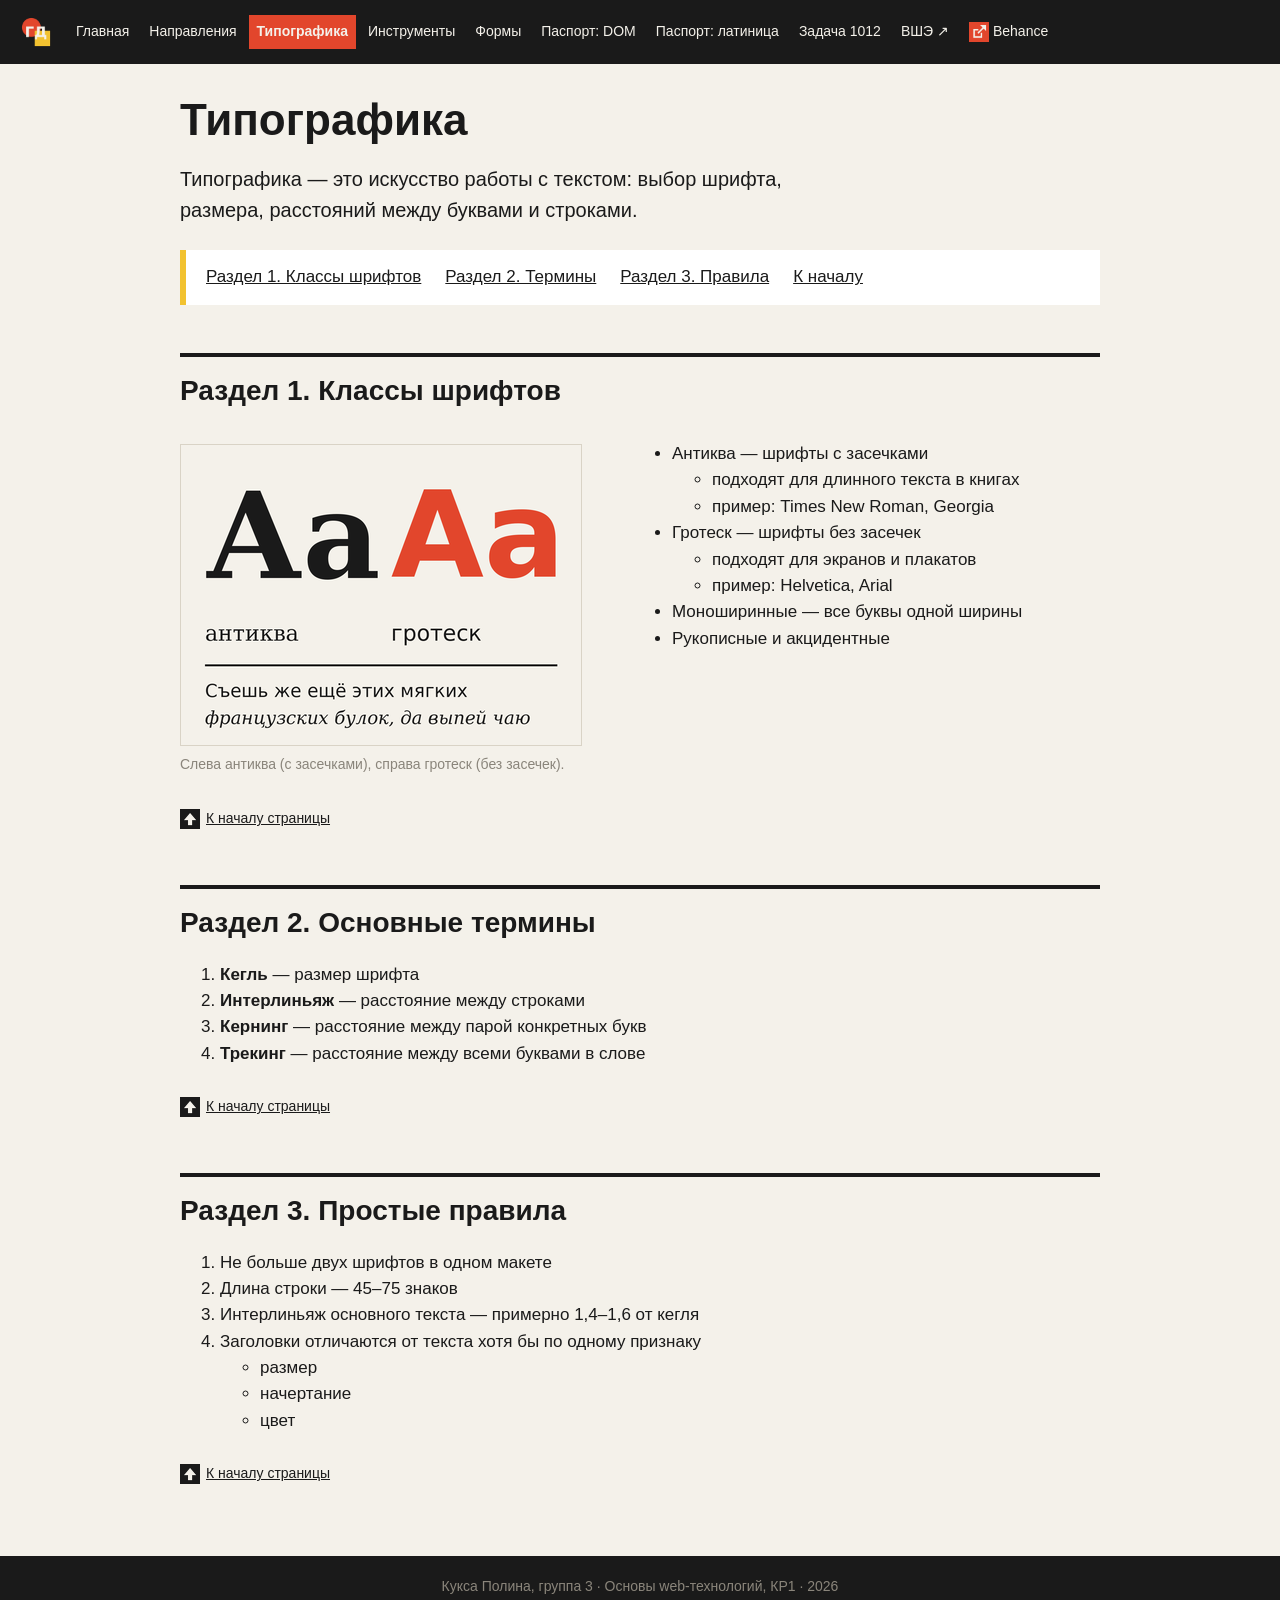
<file: typography.html>
<!DOCTYPE html>
<html lang="ru">
<head>
    <meta charset="UTF-8">
    <meta name="viewport" content="width=device-width, initial-scale=1.0">
    <title>Типографика</title>
    <link rel="stylesheet" href="style.css">
</head>
<body>
    <a id="top"></a>
    <header class="site-header">
        <!-- Графическая ссылка на начальную страницу -->
        <a href="index.html" class="logo"><img src="images/logo.png" alt="На главную" width="40" height="40"></a>
        <nav>
            <ul class="menu">
            <li><a href="index.html">Главная</a></li>
            <li><a href="directions.html">Направления</a></li>
            <li><a href="typography.html" class="active">Типографика</a></li>
            <li><a href="tools.html#programs">Инструменты</a></li>
            <li><a href="forms.html">Формы</a></li>
            <li><a href="dom.html">Паспорт: DOM</a></li>
            <li><a href="latin.html">Паспорт: латиница</a></li>
            <li><a href="task.html">Задача 1012</a></li>
            <li><a href="https://www.hse.ru/" target="_blank">ВШЭ ↗</a></li>
            <li><a href="https://www.behance.net/" target="_blank"><img src="images/external.png" alt="Behance" width="20" height="20"> Behance</a></li>
            </ul>
        </nav>
    </header>

    <main>
        <h1>Типографика</h1>
        <p class="lead">Типографика — это искусство работы с текстом: выбор шрифта, размера, расстояний между буквами и строками.</p>

        <div class="page-nav">
            <a href="#classes">Раздел 1. Классы шрифтов</a>
            <a href="#terms">Раздел 2. Термины</a>
            <a href="#rules">Раздел 3. Правила</a>
            <a href="#top">К началу</a>
        </div>

        <h2 id="classes">Раздел 1. Классы шрифтов</h2>
        <div class="two-cols">
            <figure>
                <img src="images/typography.png" alt="Антиква и гротеск" width="400" height="300">
                <figcaption>Слева антиква (с засечками), справа гротеск (без засечек).</figcaption>
            </figure>
            <ul>
                <li>Антиква — шрифты с засечками
                    <ul>
                        <li>подходят для длинного текста в книгах</li>
                        <li>пример: Times New Roman, Georgia</li>
                    </ul>
                </li>
                <li>Гротеск — шрифты без засечек
                    <ul>
                        <li>подходят для экранов и плакатов</li>
                        <li>пример: Helvetica, Arial</li>
                    </ul>
                </li>
                <li>Моноширинные — все буквы одной ширины</li>
                <li>Рукописные и акцидентные</li>
            </ul>
        </div>
        <a href="#top" class="to-top"><img src="images/up.png" alt="" width="20" height="20"> К началу страницы</a>

        <h2 id="terms">Раздел 2. Основные термины</h2>
        <ol>
            <li><b>Кегль</b> — размер шрифта</li>
            <li><b>Интерлиньяж</b> — расстояние между строками</li>
            <li><b>Кернинг</b> — расстояние между парой конкретных букв</li>
            <li><b>Трекинг</b> — расстояние между всеми буквами в слове</li>
        </ol>
        <a href="#top" class="to-top"><img src="images/up.png" alt="" width="20" height="20"> К началу страницы</a>

        <h2 id="rules">Раздел 3. Простые правила</h2>
        <ol>
            <li>Не больше двух шрифтов в одном макете</li>
            <li>Длина строки — 45–75 знаков</li>
            <li>Интерлиньяж основного текста — примерно 1,4–1,6 от кегля</li>
            <li>Заголовки отличаются от текста хотя бы по одному признаку
                <ul>
                    <li>размер</li>
                    <li>начертание</li>
                    <li>цвет</li>
                </ul>
            </li>
        </ol>
        <a href="#top" class="to-top"><img src="images/up.png" alt="" width="20" height="20"> К началу страницы</a>
    </main>

    <footer>Кукса Полина, группа 3 · Основы web-технологий, КР1 · 2026</footer>
</body>
</html>
</file>
<file: style.css>
/* ===== Общие стили для всех страниц сайта ===== */

/* Цвета сайта: бумага, чернила и три акцентных цвета */
:root {
    --paper: #f4f1ea;
    --ink: #1a1a1a;
    --red: #e2462c;
    --blue: #2b4cdb;
    --yellow: #f2c230;
    --grey: #8a857b;
}

body {
    margin: 0;
    background-color: var(--paper);
    color: var(--ink);
    font-family: "Helvetica Neue", Arial, sans-serif;
    font-size: 17px;
    line-height: 1.55;
}

/* ===== Шапка и навигация (одинаковая на всех страницах) ===== */
.site-header {
    display: flex;
    align-items: center;
    gap: 12px;
    padding: 12px 16px;
    background-color: var(--ink);
}

.logo img {
    display: block;
}

.menu {
    display: flex;
    flex-wrap: wrap;
    gap: 4px;
    margin: 0;
    padding: 0;
    list-style: none;
}

.menu a {
    display: inline-block;
    padding: 6px 8px;
    color: var(--paper);
    text-decoration: none;
    font-size: 14px;
}

.menu a img {
    vertical-align: middle;
}

/* Наведение мышкой на пункт меню */
.menu a:hover {
    background-color: var(--yellow);
    color: var(--ink);
}

/* Текущая страница — выделена красным (пункт 5 требований) */
.menu a.active {
    background-color: var(--red);
    color: var(--paper);
    font-weight: bold;
}

/* ===== Основное содержимое ===== */
main {
    max-width: 920px;
    margin: 0 auto;
    padding: 32px 24px 64px;
}

h1 {
    font-size: 44px;
    line-height: 1.1;
    margin: 0 0 16px;
}

h2 {
    font-size: 28px;
    margin: 48px 0 12px;
    padding-top: 12px;
    border-top: 4px solid var(--ink);
}

.lead {
    font-size: 20px;
    max-width: 680px;
}

a {
    color: var(--blue);
}

/* Навигация внутри страницы по закладкам (пункт 6) */
.page-nav {
    display: flex;
    flex-wrap: wrap;
    gap: 8px;
    margin: 24px 0;
    padding: 12px;
    background-color: #fff;
    border-left: 6px solid var(--yellow);
}

.page-nav a {
    padding: 2px 8px;
    color: var(--ink);
}

/* Ссылка «К началу» в конце каждого раздела */
.to-top {
    display: inline-flex;
    align-items: center;
    gap: 6px;
    margin-top: 12px;
    color: var(--ink);
    font-size: 14px;
}

/* Картинки с подписями */
figure {
    margin: 20px 0;
}

figure img {
    max-width: 100%;
    height: auto;
    border: 1px solid #d9d3c6;
}

figcaption {
    font-size: 14px;
    color: var(--grey);
}

.two-cols {
    display: flex;
    flex-wrap: wrap;
    gap: 24px;
    align-items: flex-start;
}

.two-cols > * {
    flex: 1 1 280px;
}

/* ===== Таблица (пункт 10) ===== */
.tools-table {
    width: 100%;
    border-collapse: collapse;
    background-image: url("images/table_bg.png");  /* картинка на фоне всей таблицы */
    background-size: 300px;
}

.tools-table th,
.tools-table td {
    padding: 10px;
    border: 2px solid var(--ink);
    vertical-align: middle;
}

.tools-table th {
    background-color: var(--ink);
    color: var(--paper);
    text-align: left;
}

/* ===== Формы ===== */
form {
    padding: 20px;
    background-color: #fff;
    border: 2px solid var(--ink);
}

form label {
    display: block;
    margin: 10px 0;
}

input[type="text"],
input[type="tel"],
input[type="email"],
input[type="number"],
input[type="date"],
input[type="password"],
textarea {
    padding: 6px 8px;
    font-size: 16px;
    border: 1px solid var(--grey);
}

button,
input[type="submit"],
input[type="reset"],
input[type="button"] {
    padding: 8px 16px;
    font-size: 16px;
    border: 2px solid var(--ink);
    background-color: var(--yellow);
    cursor: pointer;
}

input[type="reset"] {
    background-color: #fff;
}

.note {
    padding: 12px 16px;
    background-color: #fff;
    border-left: 6px solid var(--blue);
    margin: 16px 0;
}

code {
    font-family: Menlo, Consolas, monospace;
    font-size: 14px;
    background-color: #ebe6da;
    padding: 1px 4px;
}

/* ===== Паспорт (страницы 2 и 3) ===== */
.passport {
    width: 420px;
    max-width: 100%;
    border: 1px solid #b9a8a8;
    box-shadow: 0 4px 16px rgba(0, 0, 0, 0.15);
}

.passport-page {
    position: relative;
    padding: 18px 24px 18px 24px;
    /* розоватый фон с узором, как на настоящем паспорте */
    background-color: #f6e9e6;
    background-image: repeating-radial-gradient(circle at 30% 40%, #f6e9e6 0, #f6e9e6 6px, #efdcd8 7px, #f6e9e6 8px);
    min-height: 250px;
}

.passport-page + .passport-page {
    border-top: 2px dashed #c9a9a4;
}

.passport-title {
    text-align: center;
    font-size: 12px;
    letter-spacing: 2px;
    color: #7a5b57;
    margin-bottom: 10px;
}

/* Каждое поле паспорта — это абзац <p>: подпись + <span> со значением */
.passport-page p {
    margin: 6px 0;
    font-size: 11px;
    color: #7a5b57;
}

.passport-page p span {
    display: block;
    font-family: "Courier New", monospace;
    font-size: 17px;
    font-weight: bold;
    color: #1d1d1d;
    border-bottom: 1px solid #c9a9a4;
}

/* Дата рождения: день.месяц и год стоят в одной строке */
.passport-page p.birth span {
    display: inline;
    border-bottom: none;
}

.passport-photo {
    float: left;
    width: 100px;
    margin: 4px 16px 8px 0;
    border: 1px solid #c9a9a4;
}

.passport-fields {
    overflow: hidden;
}

/* Серия и номер — вертикально красным справа */
.passport-number {
    position: absolute;
    right: 4px;
    top: 30px;
    writing-mode: vertical-rl;
    color: #c0262d;
    font-family: "Courier New", monospace;
    font-weight: bold;
    letter-spacing: 2px;
}

/* ===== Задача ===== */
.task-form li {
    margin: 10px 0;
}

.task-form ul {
    list-style: none;
    padding: 0;
}

#result {
    padding: 6px 8px;
    font-size: 16px;
    width: 320px;
    max-width: 100%;
    font-weight: bold;
}

footer {
    padding: 20px 24px;
    background-color: var(--ink);
    color: var(--grey);
    font-size: 14px;
    text-align: center;
}
</file>
